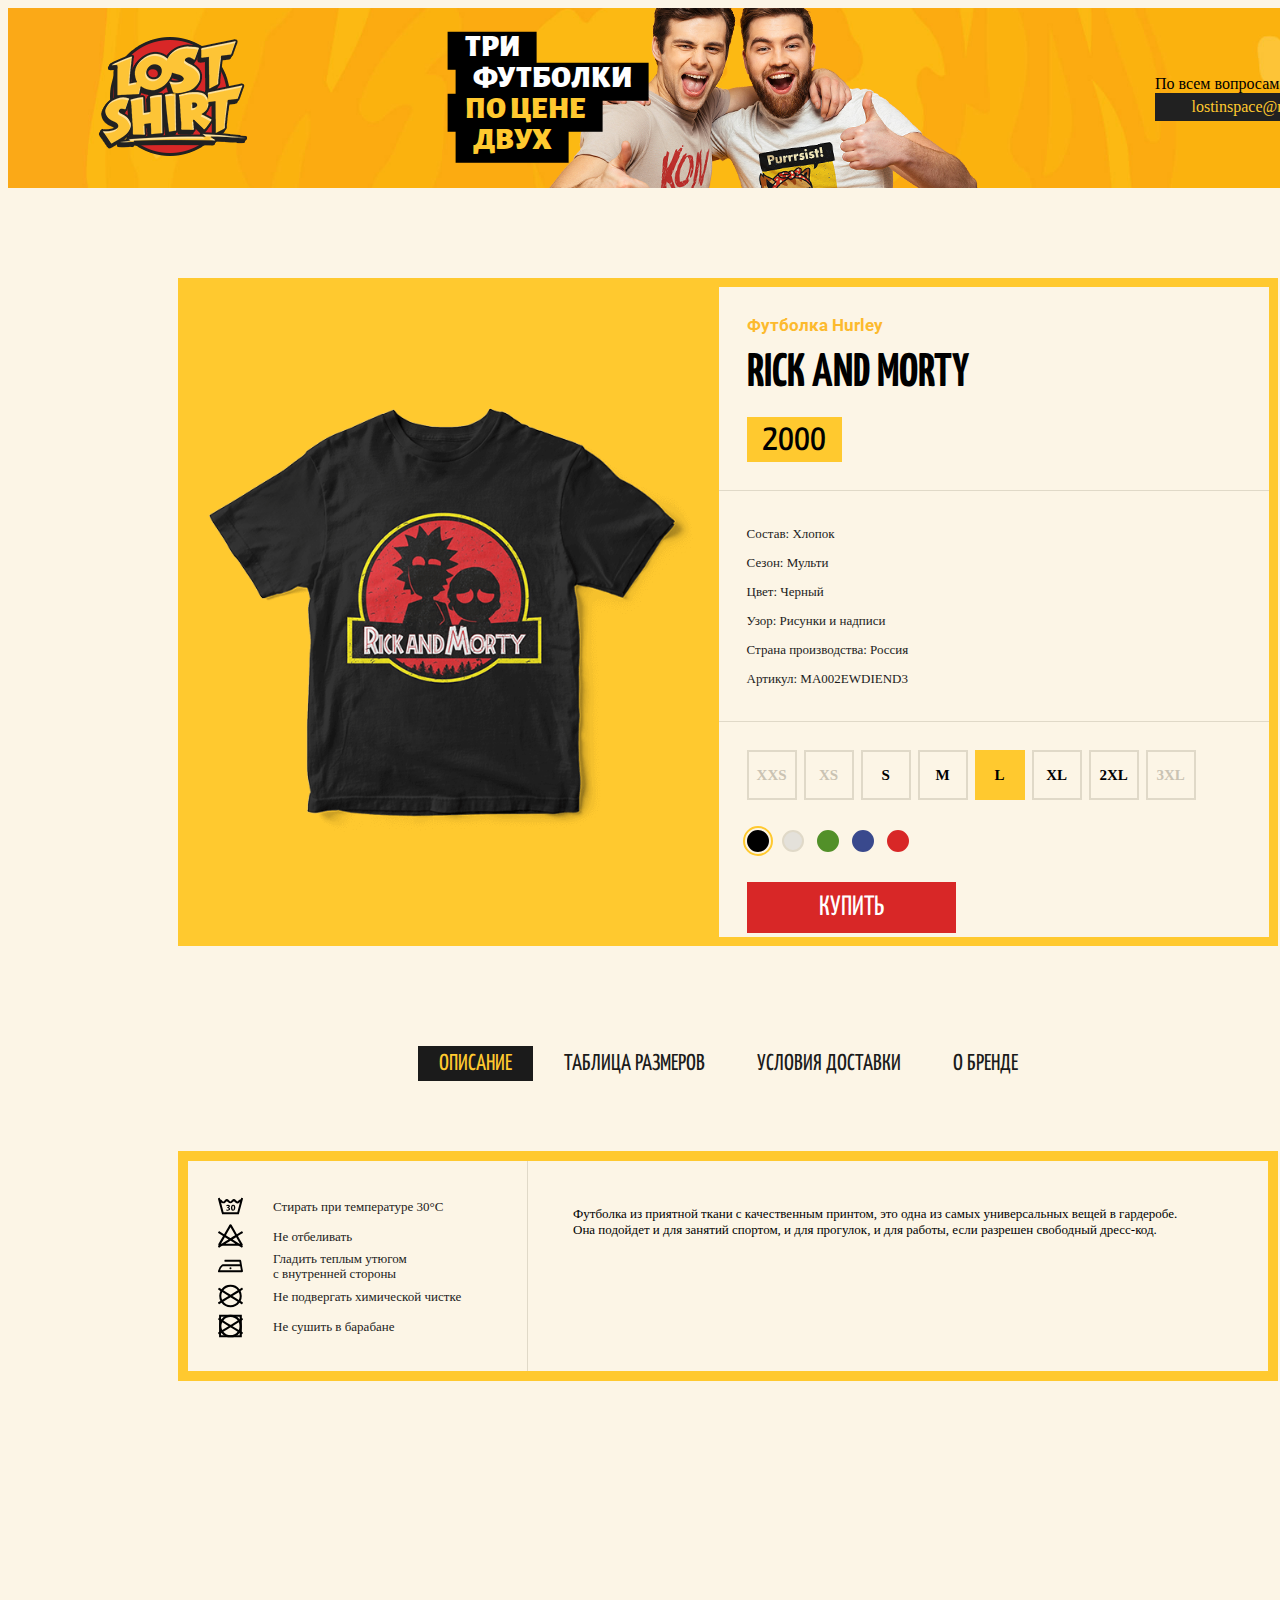
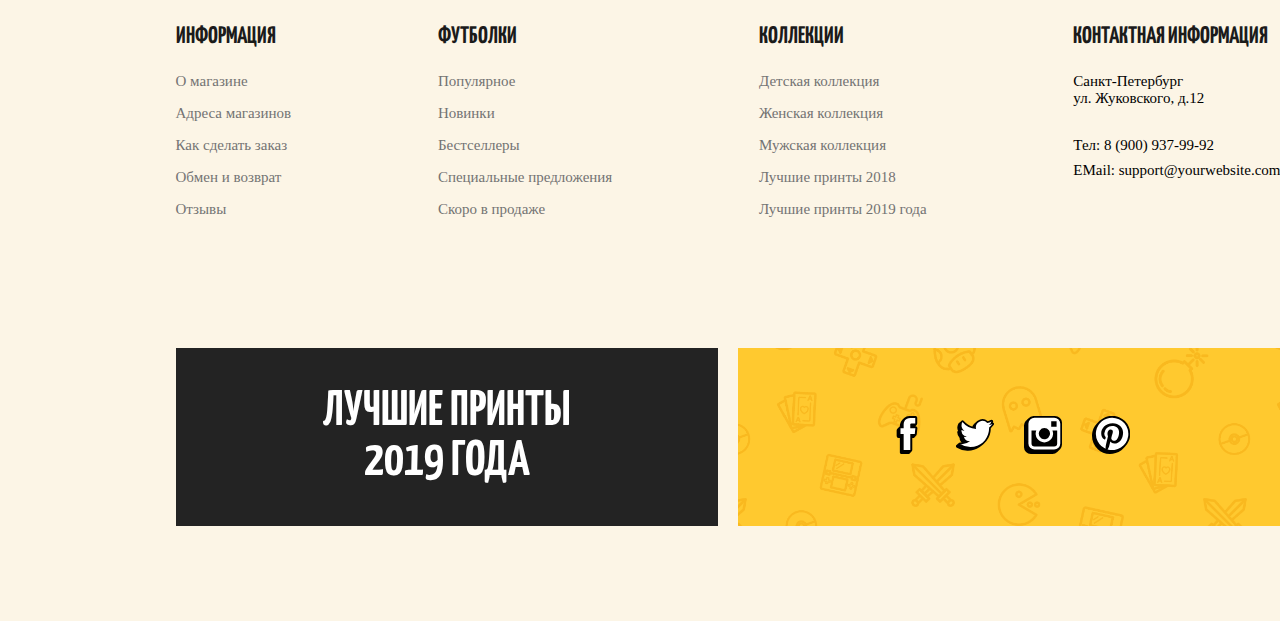
<file: product.html>
<!DOCTYPE html>
<html lang="en">

<head>
  <meta charset="UTF-8" />
  <meta name="viewport" content="1440" />
  <link href="https://fonts.googleapis.com/css2?family=Yanone+Kaffeesatz:wght@600&display=swap" rel="stylesheet" />
  <link href="https://fonts.googleapis.com/css2?family=Roboto:wght@700&display=swap" rel="stylesheet" />
  <link rel="stylesheet" href="css/style.css" />
  <link rel="stylesheet" href="https://necolas.github.io/normalize.css/8.0.1/normalize.css" />
  <title>Lost Shirt | Product</title>
</head>

<body>
  <div class="wrapper">
    <section class="hero-product">
      <div class="header-product">
        <a href="index.html" class="logo">
          <img src="./img/content/logos/logo-main.png" alt="lost shirt logo" class="logo__pic" />
        </a>
        <div class="header-product__img">
          <img src="./img/decor/header-guys.png" class="guys-image" alt="guys" />
          <div class="header-product__text">
            <h1 class="lined-text header-product__text--small">
              <div class="lined-text__word">три</div>
              <div class="lined-text__word">футболки</div>
              <div class="lined-text__word lined-text__word--color-yellow">
                по цене
              </div>
              <div class="lined-text__word lined-text__word--color-yellow">
                двух
              </div>
            </h1>
          </div>
        </div>
        <a href="mailto:lostinspace@mail.ru" class="mail">
          <div class="mail__title">По всем вопросам пишите на:</div>
          <div class="mail__content">lostinspace@mail.ru</div>
        </a>
      </div>
    </section>
    <section class="product-detail">
      <div class="product-detail__card">
        <div class="product-detail__photo-wrapper">
          <div class="product-detail__photo black detail-photo--visible">
            <img class="product-detail__photo--medium" src="./img/tshirts/tshirt_07.png" alt="" />
          </div>
          <div class="product-detail__photo white">
            <img class="product-detail__photo--medium" src="./img/tshirts/tshirt_08.png" alt="" />
          </div>
          <div class="product-detail__photo green">
            <img class="product-detail__photo--medium" src="./img/tshirts/tshirt_09.png" alt="" />
          </div>
          <div class="product-detail__photo blue">
            <img class="product-detail__photo--medium" src="./img/tshirts/tshirt_10.png" alt="" />
          </div>
          <div class="product-detail__photo red">
            <img class="product-detail__photo--medium" src="./img/tshirts/tshirt_11.png" alt="" />
          </div>
        </div>
        <div class="product-detail__info">
          <div class="info-title">
            <h5 class="info-title__row--small-yellow-text">Футболка Hurley</h5>
            <h3 class="info-title__row--high-black-text">rick and morty</h3>
            <div class="info-title__amount">2000</div>
          </div>
          <ul class="info-list">
            <li class="info-list__item">Состав: Хлопок</li>
            <li class="info-list__item">Сезон: Мульти</li>
            <li class="info-list__item">Цвет: Черный</li>
            <li class="info-list__item">Узор: Рисунки и надписи</li>
            <li class="info-list__item">Страна производства: Россия</li>
            <li class="info-list__item">Артикул: MA002EWDIEND3</li>
          </ul>
          <div class="info-clicks">
            <ul class="clicks-size">
              <li class="click-size__item size-not">xxs</li>
              <li class="click-size__item size-not">xs</li>
              <li class="click-size__item">s</li>
              <li class="click-size__item">m</li>
              <li class="click-size__item size-active">l</li>
              <li class="click-size__item">xl</li>
              <li class="click-size__item">2xl</li>
              <li class="click-size__item size-not">3xl</li>
            </ul>
            <div class="clicks-color">
              <label class="color-container">
                <input type="radio" class="radio-btn" color="black" checked="checked" name="radio" />
                <span class="color-checkmark checkmark--black"></span>
              </label>
              <label class="color-container">
                <input type="radio" class="radio-btn" color="white" name="radio" />
                <span class="color-checkmark checkmark--white"></span>
              </label>
              <label class="color-container">
                <input type="radio" class="radio-btn" color="green" name="radio" />
                <span class="color-checkmark checkmark--green"></span>
              </label>
              <label class="color-container">
                <input type="radio" class="radio-btn" color="blue" name="radio" />
                <span class="color-checkmark checkmark--blue"></span>
              </label>
              <label class="color-container">
                <input type="radio" class="radio-btn" color="red" name="radio" />
                <span class="color-checkmark checkmark--red"></span>
              </label>
            </div>
            <div class="clicks-buy">
              <div class="clicks-buy__btn">
                <a class="clicks-buy__link" href="#">Купить</a>
              </div>
            </div>
          </div>
        </div>
      </div>
    </section>
    <section class="product-information">
      <ul class="information-tabs">
        <li class="information-tabs__item information-tabs__item--active" tab="description">
          <a href="#" class="information-tabs__link">Описание</a>
        </li>
        <li class="information-tabs__item" tab="size-table">
          <a href="#" class="information-tabs__link">Таблица размеров</a>
        </li>
        <li class="information-tabs__item" tab="delivery">
          <a href="#" class="information-tabs__link">Условия доставки</a>
        </li>
        <li class="information-tabs__item" tab="brand">
          <a href="#" class="information-tabs__link">О бренде</a>
        </li>
      </ul>
      <div class="information-content">
        <div class="information-card__wrapper information-card--visible" id="description">
          <div class="information-card">
            <div class="information-card__block-left">
              <ul class="block-left">
                <li class="block-left__row">
                  <svg class="block-left__icon">
                    <use xlink:href="./img/icons-sprite.svg#washing_01"></use>
                  </svg>
                  <span class="block-left__text">Стирать при температуре 30°С</span>
                </li>
                <li class="block-left__row">
                  <svg class="block-left__icon">
                    <use xlink:href="./img/icons-sprite.svg#washing_02"></use>
                  </svg>
                  <span class="block-left__text">Не отбеливать</span>
                </li>
                <li class="block-left__row">
                  <svg class="block-left__icon">
                    <use xlink:href="./img/icons-sprite.svg#washing_03"></use>
                  </svg>
                  <span class="block-left__text">Гладить теплым утюгом <br />с внутренней стороны</span>
                </li>
                <li class="block-left__row">
                  <svg class="block-left__icon">
                    <use xlink:href="./img/icons-sprite.svg#washing_04"></use>
                  </svg>
                  <span class="block-left__text">Не подвергать химической чистке</span>
                </li>
                <li class="block-left__row">
                  <svg class="block-left__icon">
                    <use xlink:href="./img/icons-sprite.svg#washing_05"></use>
                  </svg>
                  <span class="block-left__text">Не сушить в барабане</span>
                </li>
              </ul>
            </div>
            <div class="information-card__block-right">
              <div class="block-right__text">
                <p style="margin: 0;">
                  Футболка из приятной ткани с качественным принтом, это одна из самых
                  универсальных вещей в гардеробе. Она подойдет и для занятий спортом, и для
                  прогулок, и для работы, если разрешен свободный дресс-код.
                </p>
              </div>
            </div>
          </div>
        </div>
        <div class="information-card__wrapper" id="size-table">
          <div class="information-card">
            <div class="information-card__block-left">
              <div class="block-tshirt-w-h">
                <img class="information__tshirt-img" src="./img/tshirts/tshirt_00.png" alt="" />
                <ol class="information__instruction">
                  <li class="instruction-row">
                    Измерьте ширину, см. <br />
                    (от подмышки до подмышки)
                  </li>
                  <li class="instruction-row">
                    Измерьте длину, см. <br />
                    (от верхней точки плеча до низа)
                  </li>
                  <li class="instruction-row">Сверьте данные с таблицей</li>
                </ol>
              </div>
            </div>
            <div class="information-card__block-right">
              <div class="information-card__table">
                <table class="information-card__table-size">
                  <tbody>
                    <tr class="information-card__table-title">
                      <th class="information-card__table-name">Мужские</th>
                      <th></th>
                      <th>XS</th>
                      <th>S</th>
                      <th>M</th>
                      <th>L</th>
                      <th>XL</th>
                      <th>2XL</th>
                      <th>3XL</th>
                    </tr>
                    <tr>
                      <td class="information-card__table-name">Размер RUS</td>
                      <td></td>
                      <td>44</td>
                      <td>46</td>
                      <td>48</td>
                      <td>50</td>
                      <td>52</td>
                      <td>54</td>
                      <td>56</td>
                    </tr>
                    <tr>
                      <td class="information-card__table-name">Ширина, см.</td>
                      <td></td>
                      <td>46</td>
                      <td>48</td>
                      <td>50</td>
                      <td>52</td>
                      <td>54</td>
                      <td>56</td>
                      <td>58</td>
                    </tr>
                    <tr>
                      <td class="information-card__table-name">Длина, см.</td>
                      <td></td>
                      <td>65</td>
                      <td>67</td>
                      <td>68</td>
                      <td>71</td>
                      <td>74</td>
                      <td>74</td>
                      <td>74</td>
                    </tr>
                    <tr class="information-card__table-title">
                      <th class="information-card__table-name">Женские</th>
                      <th>XXS</th>
                      <th>XS</th>
                      <th>S</th>
                      <th>M</th>
                      <th>L</th>
                      <th>XL</th>
                      <th>2XL</th>
                      <th>3XL</th>
                    </tr>
                    <tr>
                      <td class="information-card__table-name">Размер RUS</td>
                      <td>36-38</td>
                      <td>38-40</td>
                      <td>40-42</td>
                      <td>42-44</td>
                      <td>44-46</td>
                      <td>46-48</td>
                      <td>48-50</td>
                      <td>50-52</td>
                    </tr>
                    <tr>
                      <td class="information-card__table-name">Ширина, см.</td>
                      <td>38</td>
                      <td>40</td>
                      <td>42</td>
                      <td>44</td>
                      <td>46</td>
                      <td>48</td>
                      <td>50</td>
                      <td>52</td>
                    </tr>
                    <tr>
                      <td class="information-card__table-name">Длина, см.</td>
                      <td>61</td>
                      <td>61</td>
                      <td>62</td>
                      <td>64</td>
                      <td>64</td>
                      <td>64</td>
                      <td>64</td>
                      <td>64</td>
                    </tr>
                    <tr>
                      <td class="information-card__table-name">Обхват груди, см.</td>
                      <td>68-76</td>
                      <td>76-80</td>
                      <td>80-84</td>
                      <td>84-88</td>
                      <td>88-92</td>
                      <td>92-96</td>
                      <td>96-100</td>
                      <td>100-104</td>
                    </tr>
                  </tbody>
                </table>
              </div>
            </div>
          </div>
        </div>
        <div class="information-card__wrapper" id="delivery">
          <div class="information-card">
            <div class="information-card__block-left">
              <div class="block-express__logo">
                <img src="./img/content/logos/express.png" alt="express" class="block-logo__img" />
              </div>
            </div>
            <div class="information-card__block-right">
              <div class="block-express__text">
                <p class="express-p">
                  Доставка по России и странам Ближнего Зарубежья (Украина, Белорусия, Молдавия,
                  Польша, Эстония, Болгария, Румыния, Чехия, Словакия, Венгрия и т.д.), всего 400
                  руб.
                </p>
                <p class="express-p">
                  Мы так же доставляем в США, Японию, Австралию, Англию, Италию, Испанию и т.д. ,
                  стоимость доставки около 600 руб.
                </p>
                <p class="express-p">
                  (Цена приведена для ориентира и может отличаться в зависимости от дальности и
                  веса посылки)
                </p>
              </div>
            </div>
          </div>
        </div>
        <div class="information-card__wrapper" id="brand">
          <div class="information-card">
            <div class="information-card__block-left">
              <div class="block-harly__logo">
                <img class="block-logo__img" src="./img/content/logos/harley.png" alt="harly">
              </div>
            </div>
            <div class="information-card__block-right">
              <div class="block-harly__text">
                <p class="harly-p">Марка Hurley основана на любви к океану с его постоянством в этом изменчивом мире. <br>
                  Она осуществляет мечты молодого поколения, сочетая музыку и искусство в дизайне одежды, обуви и аксессуаров. Наполненная духом пляжной культуры продукция Hurley предлагает новое восприятие комфорта и индивидуальности. Hurley выбирает только тот, кто страстно влюблён
                  в свободу.</p>
              </div>
            </div>
          </div>
        </div>
      </div>
    </section>
    <footer class="footer">
      <div class="container footer__container">
        <nav class="site-menu">
          <ul class="site-menu__sections">
            <li class="site-menu__col">
              <h3 class="site-menu__title">Информация</h3>
              <ul class="site-menu__list">
                <li class="site-menu__item">
                  <a href="#" class="site-menu__link"> О магазине</a>
                </li>
                <li class="site-menu__item">
                  <a href="#" class="site-menu__link"> Адреса магазинов</a>
                </li>
                <li class="site-menu__item">
                  <a href="#" class="site-menu__link"> Как сделать заказ</a>
                </li>
                <li class="site-menu__item">
                  <a href="#" class="site-menu__link"> Обмен и возврат</a>
                </li>
                <li class="site-menu__item">
                  <a href="#" class="site-menu__link"> Отзывы</a>
                </li>
              </ul>
            </li>
            <li class="site-menu__col">
              <h3 class="site-menu__title">Футболки</h3>
              <ul class="site-menu__list">
                <li class="site-menu__item">
                  <a href="#" class="site-menu__link"> Популярное</a>
                </li>
                <li class="site-menu__item">
                  <a href="#" class="site-menu__link"> Новинки</a>
                </li>
                <li class="site-menu__item">
                  <a href="#" class="site-menu__link"> Бестселлеры</a>
                </li>
                <li class="site-menu__item">
                  <a href="#" class="site-menu__link">
                    Специальные предложения</a>
                </li>
                <li class="site-menu__item">
                  <a href="#" class="site-menu__link"> Скоро в продаже</a>
                </li>
              </ul>
            </li>
            <li class="site-menu__col">
              <h3 class="site-menu__title">Коллекции</h3>
              <ul class="site-menu__list">
                <li class="site-menu__item">
                  <a href="#" class="site-menu__link"> Детская коллекция</a>
                </li>
                <li class="site-menu__item">
                  <a href="#" class="site-menu__link"> Женская коллекция</a>
                </li>
                <li class="site-menu__item">
                  <a href="#" class="site-menu__link"> Мужская коллекция</a>
                </li>
                <li class="site-menu__item">
                  <a href="#" class="site-menu__link"> Лучшие принты 2018</a>
                </li>
                <li class="site-menu__item">
                  <a href="#" class="site-menu__link">
                    Лучшие принты 2019 года</a>
                </li>
              </ul>
            </li>
            <li class="site-menu__col">
              <h3 class="site-menu__title">
                Контактная информация
              </h3>
              <div class="site-menu__text">
                Санкт-Петербург<br />
                ул. Жуковского, д.12
              </div>
              <div class="site-menu__text">
                <a href="tel.:+7900937992" class="site-menu__text-row">Тел: 8 (900) 937-99-92</a>
                <a href="mailto: support@yourwebsite.com " class="site-menu__text-row">EMail: support@yourwebsite.com
                </a>
              </div>
            </li>
          </ul>
        </nav>
      </div>
    </footer>

    <section class="extras">
      <div class="extras__col">
        <a href="#" class="extras__best">
          Лучшие принты<br />
          2019 года
        </a>
      </div>
      <div class="extras__col">
        <div class="extras__col-socials">
          <ul class="socials">
            <li class="socials__item">
              <a href="#" class="socials__link">
                <svg class="socials__icon">
                  <use xlink:href="img/icons-sprite.svg#fb"></use>
                </svg>
              </a>
            </li>
            <li class="socials__item">
              <a href="#" class="socials__link">
                <svg class="socials__icon">
                  <use xlink:href="img/icons-sprite.svg#twitter"></use>
                </svg>
              </a>
            </li>
            <li class="socials__item">
              <a href="#" class="socials__link">
                <svg class="socials__icon">
                  <use xlink:href="img/icons-sprite.svg#insta"></use>
                </svg>
              </a>
            </li>
            <li class="socials__item">
              <a href="#" class="socials__link">
                <svg class="socials__icon">
                  <use xlink:href="img/icons-sprite.svg#pin"></use>
                </svg>
              </a>
            </li>
          </ul>
        </div>
      </div>
    </section>
  </div><!--wrapper-->
  <script src="./scripts/manage-size.js"></script>
  <script src="./scripts/manage-color.js"></script>
  <script src="./scripts/information-menu.js"></script>
</body>

</html>
</file>
<file: css/style.css>
@font-face {
  font-family: "alegreya";
  src: url("../fonts/alegreyasanssc-black-webfont.woff2") format("woff2"),
    url("../fonts/alegreyasanssc-black-webfont.woff") format("woff");
  font-weight: normal;
  font-style: normal;
}

html,
body {
  height: 100%;
  background-color: #fcf5e6;
}

:root {
  --yellow: #ffc92f;
  --red: #d82727;
  --black: #1b1b1b;
  --titlesFont: "Yanone Kaffeesatz", Arial, sans-serif;
}

.body {
  font: 16px/1.42 "Roboto", Arial, sans-serif;
  color: #212121;
  -webkit-font-smoothing: antialiased;
  -moz-osx-font-smoothing: grayscale;
}

.btn {
  text-transform: uppercase;
  font-family: var(--titlesFont);
  text-decoration: none;
  font-size: 24px;
  padding: 2px 30px;
  background: var(--black);
  color: var(--yellow);
  display: inline-block;
}

.btn:hover {
  background: var(--yellow);
  color: var(--black);
}

ul {
  margin: 0;
  padding: 0;
}

ul > li {
  list-style: none;
}

.container {
  margin: 0 auto;
  width: 1300px;
}

.wrapper {
  overflow: hidden;
  min-width: 1440px;
}

.hero {
  height: 100vh;
  min-height: 650px;
  background: yellow url(../img/bg/hero.jpg) center center/ cover;
  position: relative;
  margin-bottom: 130px;
}

.hero-product {
  height: 180px;
  background: url('../img/bg/hero.jpg') center center / cover no-repeat;
  position: relative;
  margin-bottom: 90px;
}

.header-product {
  display: flex;
  justify-content: space-around;
  align-items: center;
  height: 180px;
}

.header-product__img {
  margin-left: 99px;
  overflow: hidden;
  height: 100%;
}

.header-product__text--small {
  font-size: 30px !important;
  transform: translate(-39%, 24%);
  position: absolute;
}

.header-product__text--small .lined-text__word:nth-child(2n) {
  margin-left: 8px;
}

.header-product__text {
  position: absolute;
  top: -19px;
}

.header-product__img .guys-image {
  margin: -24px 0px;
}


.sidebar {
  position: absolute;
  width: 75px;
  top: 0;
  left: 0;
  bottom: 0;
  background: #212121;
  box-sizing: border-box;
  display: flex;
  align-items: center;
  justify-content: center;
  flex-direction: column;
  transition: width .3s linear;
}

.sidebar--opened {
  width: 325px;
  padding: 0 3% 0 4%;
}

.sidebar--opened .sidebar__header {
  display: flex;
}

.sidebar--opened .sidebar__menu {
  left: 0;
  width: 100%;
  text-align: center;
  transition-delay: .1s;
}

.sidebar__header {
  position: absolute;
  display: none;
  top: 29px;
  left: 0;
  right: 0;
  justify-content: center;
}

.sidebar__hamburger-icon {
  width: 29px;
  height: 29px;
  fill: var(--yellow);
}

.sidebar__hamburger {
  display: block;
  position: absolute;
  top: 27px;
  left: 50%;
  transform: translate(-50%);
}

.sidebar--opened .sidebar__hamburger {
  display: none;
}

.sidebar__menu {
  position: absolute;
  left: -400px;
  transition: left .3s linear;

}

.sidebar__close-icon {
  width: 29px;
  height: 29px;
  fill: var(--yellow);
}

.sidebar__close-icon:hover {
  fill: var(--red);
}

.sidebar__close {
  position: absolute;
  top: -4px;
  right: 23px;
}

.side-menu__link {
  font-size: 20px;
  color: var(--yellow);
  text-decoration: none;
  text-transform: uppercase;
  font-family: var(--titlesFont);
}

.side-menu__item {
  margin-bottom: 20px;
}

.side-menu__link:hover {
  color: var(--red);
}

.header {
  width: 1290px;
  margin: 0 auto;
  display: flex;
  justify-content: space-between;
  align-items: center;
  padding-top: 27px;
}

.mail {
  text-decoration: none;
  text-align: center;
  color: inherit;
}

.main__title {
  margin-bottom: 3px;
}

.mail__content {
  background: #212121;
  color: var(--yellow);
  font: 16px;
  padding: 5px 10px;
}

.fade-slider {
  width: 100%;
  height: 100%;
  position: relative;
}

.hero__content {
  position: absolute;
  top: 50%;
  left: 50%;
  transform: translate(-50%, -50%);
  width: 1140px;
  height: 72%;
}

.fade-slider__item {
  background: center center/contain no-repeat;
  height: 100%;

  position: absolute;
  top: 0;
  left: 0;
  width: 100%;
  height: 100%;

  opacity: 0;

  transition: opacity .3s linear;
}

.fade-slider__item--visible{
  opacity: 1;
}
.fade-slider__item--style-thirds {
  background-image: url(../img/content/hero/slider_pic_1.png);
}

.fade-slider__item--style-games {
  background-image: url(../img/content/hero/slider_pic_2.png);
}

.fade-slider__item--style-presents {
  background-image: url(../img/content/hero/slider_pic_3.png);
}

.fade-slider__item--style-presents .fade-slider__text {
  position: absolute;
  left: 65%;
  top: 70%;
  white-space: nowrap;
}

.fade-slider__item--style-presents .lined-text {
  align-items: center;

}
.fade-slider__item--style-games .fade-slider__text {
  position: absolute;
  left: 16%;
  top: 76%;
  white-space: nowrap;
  transform: translate(0, 0);
}
.fade-slider__item--style-games .lined-text {
  align-items: center;
}
.fade-slider__text {
  position: absolute;
  left: 50%;
  top: 50%;
  transform: translate(-150%, -52%);
}

.lined-text {
  font-family: "alegreya", Arial, sans-serif;
  color: #fff;
  font-size: 63px;
  text-transform: uppercase;
  line-height: 1;
  display: flex;
  flex-direction: column;
  align-items: flex-start;
}

.lined-text__word {
  background: #000;
  padding: 0 17px 8px;
  margin-top: -7px;
}

.lined-text__word--color-yellow {
  color: var(--yellow);
}

.lined-text__word:nth-child(2n) {
  margin-left: 8px;
}

.filter {
  display: flex;
  align-items: center;
  justify-content: center;
  margin-bottom: 100px;
}

.filter__link {
  text-transform: uppercase;
  padding: 3px 21px;
  font-size: 24px;
  font-weight: 700;
  color: var(--black);

  font-family: var(--titlesFont);

  display: inline-block;

  text-decoration: none;
}

.filter__item {
  margin-right: 40px;
}

.filter__item:last-child {
  margin-right: 0px;
}

.filter__link:hover {
  color: var(--red);
}

.filter__item--active .filter__link {
  background-color: var(--black);
  color: var(--yellow);
}

.products {
  margin-bottom: 160px;
}

.product__list {
  display: flex;
  flex-wrap: wrap;
  margin-left: -27px;
}

.product__item {
  position: relative;
  width: 302px;
  height: 386px;
  background-color: var(--yellow);
  margin-bottom: 35px;
  margin-left: 27px;
}

.product__item--color-black {
  background: var(--black);
}

.product__item--size-double {
  width: 630px;
  height: 544px;
}

.product__price {
  position: absolute;
  top: 18px;
  left: -6px;
  width: 126px;
  border-bottom: 45px solid #232323;
  border-left: 5px solid transparent;
  border-right: 5px solid transparent;
  transform: rotate(-181deg);
}

.product__item--color-black .product__price {
  border-bottom-color: var(--yellow);
}

.product__item--color-black .product__price-amount {
  color: #232323;
  font-weight: 700;
}

.product__price-amount {
  font-size: 30px;
  font-weight: 700;
  font-family: var(--titlesFont);
  color: #fff;
  transform: rotate(181deg);
  position: absolute;
  top: 0;
  right: 28px;
}

.product__content {
  height: 100%;
  display: flex;
  justify-content: center;
  align-items: center;
  position: relative;
  overflow: hidden;
}

.product__desc {
  position: absolute;
  bottom: 0;
  left: 0;
  right: 0;
  padding: 23px 30px;
  background: rgba(35, 35, 35, 0.8);
  color: #fff;
  font-size: 15px;
  display: flex;
  flex-direction: column;
  align-items: center;
  transform: translateY(100%);
  transition: transform 0.3s linear;
}

.product__item:hover .product__desc {
  transform: translateY(0%);
}

.product__desc--text {
  text-align: center;
  margin-bottom: 18px;
}

.product__image {
  display: block;
  max-width: 90%;
  max-height: 100%;
}

.collections {
  margin-bottom: 135px;
}

.collection__list {
  display: flex;
}

.collection__items {
  position: relative;
  min-height: 474px;
  flex: 1;
  overflow: hidden;
  margin-right: 30px;
  background: url(../img/bg/pattern.png) center center/500px;
}

.collection__items:last-child {
  margin-right: 0;
}

.collections__link {
  display: block;
  padding: 74px 13% 74px 44%;
  color: inherit;
  text-decoration: none;
  font-size: 15px;
  cursor: default;
  position: relative;
  height: 100%;
  box-sizing: border-box;
}

.collections__link:hover .btn {
  background: var(--red);
  color: #fff;
  cursor: pointer;
}

.collection__title {
  font-family: var(--titlesFont);
  font-size: 70px;
  font-weight: bold;
  line-height: 1;
  margin-top: 0;
  margin-bottom: 11px;
  text-transform: uppercase;
}

.collection__desc {
  margin-bottom: 28px;
}

.collection__items::before {
  content: "";
  display: block;
  position: absolute;
  height: 176%;
  width: 60%;
  top: -17%;
  left: -18%;
  background: center center/contain no-repeat;
}

.collection__items--type-guys::before {
  background-image: url(../img/collections/collection_man.png);
}

.collection__items--type-girls::before {
  background-image: url(../img/collections/collection_woman.png);
  top: -31%;
  width: 80%;
  left: -25%;
}

.footer {
  margin-bottom: 115px;
}

.site-menu__sections {
  display: flex;
  justify-content: space-between;
}

.site-menu {
  margin-bottom: 115px;
}

.site-menu__col {
  margin-right: 20px;
}

.site-menu__col:last-child {
  margin-right: 0px;
}

.site-menu__sections{
  display:flex;
  justify-content: space-between;
}
.site-menu__title {
  font-family: var(--titlesFont);
  text-transform: uppercase;
  font-size: 24px;
  font-weight: 700;
  color: var(--black);
  margin-bottom: 24px;
}

.site-menu__item {
  margin-bottom: 15px;
  font-size: 15px;
}

.site-menu__link {
  text-decoration: none;
  color: #737373;
  font-size: 15px;
}

.site-menu__link:hover {
  color: var(--red);
}

.site-menu__text {
  font-size: 15px;
  color: url(--black);
  margin-bottom: 30px;
}

.site-menu__text-row {
  color: inherit;
  text-decoration: none;
  display: block;
  margin-bottom: 8px;
}

.footer__container {
  width: 1105px;
}

.extras {
  display: flex;
  margin: 0 auto 95px;
  width: 1105px;
}

.extras__col {
  margin-right: 20px;
  flex: 1;
}

.extras__col:last-child {
  margin-right: 0;
}

.extras__best {
  text-align: center;
  color: #fff;
  background: #232323;
  font-size: 50px;
  font-weight: 700;
  font-family: var(--titlesFont);
  text-transform: uppercase;
  padding: 39px 10%;
  display: block;
  text-decoration: none;
  line-height: 1;
}

.extras__col-socials {
  height: 100%;
  background: url(../img/bg/pattern.png) center center/500px;
  display: flex;
  justify-content: center;
  align-items: center;
}

.socials {
  display: flex;
}

.socials__item {
  margin-right: 30px;
}

.socials__item:last-child {
  margin-right: 0;
}

.socials__link {
  width: 38px;
  height: 38px;
  display: inline-block;
}

.socials__icon {
  width: 100%;
  height: 100%;
}

.socials__link:hover .socials__icon {
  fill: var(--red);
}



.product-detail {
  display: flex;
  justify-content: center;
  margin-bottom: 100px;
}

.product-detail__card {
  display: flex;
  width: 1100px;
  height: 668px;
  background-color: var(--yellow);
  padding: 9px;
  box-sizing: border-box;
}

.product-detail__photo {
  position: absolute;
  width: 100%;
  height: 100%;
  display: flex;
  align-items: center;
  justify-content: center;
  opacity: 0;
  transition: opacity 0.4s;
}

.detail-photo--visible {
  opacity: 1;
}

.product-detail__photo--medium {
  width: 487px;
}

.product-detail__photo-wrapper {
  position: relative;
  width: 536px;

}

.product-detail__info {
  width: 555px;
  height: 650px;
  background: #fcf5e6;
}

.info-title {
  display: flex;
  flex-direction: column;
  box-sizing: border-box;
  padding: 28px;
  border-bottom: solid 1px;
  border-color: #e0d9c8;
}

.info-title__row--small-yellow-text {
  color: #fcba2e;
  font-size: 17px;
  font-family: 'Roboto', sans-serif;
  margin: 0;
}
.info-title__row--high-black-text {
  font-family: 'Yanone Kaffeesatz', sans-serif;
  font-size: 47px;
  text-transform: uppercase;
  margin-top: 15px;
  margin-bottom: 0;
}

.info-title__amount {
  display: flex;
  align-items: center;
  justify-content: center;
  font-family: 'Yanone Kaffeesatz', sans-serif;
  font-size: 38px;
  width: 95px;
  height: 45px;
  background-color: #ffc92f;
  margin-top: 20px;
}

.info-list {
  box-sizing: border-box;
  padding: 28px;
  line-height: 29px;
  border-bottom: solid 1px;
  border-color: #e0d9c8;
}

.info-list__item {
  font-size: 13px;
  color: #1b1b1b;
}

.info-clicks {
  display: flex;
  flex-direction: column;
  padding: 28px;
}

.clicks-size {
  display: flex;
}

.click-size__item {
  display: flex;
  align-items: center;
  justify-content: center;
  border: solid 2px;
  box-sizing: border-box;
  border-color: #e0d9c8;
  text-transform: uppercase;
  font-weight: bold;
  font-size: 15px;
  width: 50px;
  height: 50px;
  margin-right: 7px;
  cursor: pointer;
}

.clicks-size .size-not {
  color: #cac3b3;
}

.clicks-size .size-active {
  background-color: var(--yellow);
  border-color: var(--yellow);
}

.clicks-color {
  display: flex;
  align-items: center;
  margin-top: 30px;
}

.color-container {
  display: flex;
  position: relative;
  padding-left: 35px;
  margin-bottom: 12px;
  cursor: pointer;
}

.color-container input {
  position: absolute;
  opacity: 0;
  cursor: pointer;
}

.color-checkmark {
  position: absolute;
  top: 0;
  left: 0;
  height: 22px;
  width: 22px;
  border-radius: 50%;
  border: solid 2px;
  box-sizing: border-box;
}

.color-container .checkmark--black {
  background: #000;
  border-color: #000;
}

.color-container .checkmark--white {
  background: #e4e1da;;
  border-color: #e0d9c8;
}

.color-container .checkmark--green {
  background: #529029;
  border-color: #529029;
}

.color-container .checkmark--blue {
  background: #39498d;
  border-color: #39498d;
}

.color-container .checkmark--red {
  background: #d82727;
  border-color: #d82727;
}

.color-container:hover input ~ .color-checkmark {
  opacity: 0.7;
}

.color-checkmark:after {
  content: '';
  position: absolute;
  display: none;
}

.color-container input:checked ~ .color-checkmark:after {
  display: block;
}

.color-container .color-checkmark:after {
  border: solid 2px;
  width: 26px;
  left: -6px;
  top: -6px;
  height: 26px;
  border-radius: 50%;
  border-color: var(--yellow);
}

.clicks-buy__btn {
  margin-top: 40px;
  background: #d82727;
  width: 209px;
  height: 51px;
  text-transform: uppercase;
  font-family: 'Yanone Kaffeesatz', sans-serif;
  font-size: 28px;
  display: flex;
  align-items: center;
  justify-content: center;
  cursor: pointer;
}

.clicks-buy__btn:hover {
  background: #bd1d1d;
}

.clicks-buy__link {
  text-decoration: none;
  color: #ffffff;
}

.product-information {
  display: flex;
  align-items: center;
  justify-content: center;
  flex-direction: column;
}

.information-tabs {
  display: flex;
  align-items: center;
  justify-content: center;
  margin-bottom: 70px;
}

.information-tabs__item {
  margin-right: 10px;
}

.information-tabs__item:last-child {
  margin-right: 0;
}

.information-tabs__link {
  text-decoration: none;
  font-family: var(--titlesFont);
  padding: 5px 21px;
  text-transform: uppercase;
  font-size: 23px;
  color: var(--black);
  display: inline-block;
  margin-top: 2px;
}

.information-tabs__link:hover {
  color: var(--red);
}

.information-tabs__item--active {
  background: var(--black);
}

.information-tabs__item--active .information-tabs__link {
  color: var(--yellow);
}

.information-content {
  width: 1100px;
  position: relative;
  height: 450px;
}

.information-card__wrapper {
  opacity: 0;
  position: absolute;
  top: 0;
  left: 0;
  width: 100%;
  box-sizing: border-box;
  background: var(--yellow);
  padding: 10px;
  transition: opacity 0.4s;
}

.information-card {
  background: #fcf5e6;
  display: flex;
}

.block-left {
  width: 340px;
  height: 100%;
  box-sizing: border-box;
  padding: 30px;
  border-right: solid 1px;
  border-color: #e0d9c8;
  display: flex;
  flex-direction: column;
  justify-content: space-between;
}

.block-left__text {
  font-size: 13px;
  color: var(--black);
  line-height: 15px;
}

.block-left__icon {
  width: 25px;
  margin-right: 30px;
}

.block-left__row {
  display: flex;
  align-items: center;
  height: 30px;
}

.block-left__row:last-child {
  margin-bottom: 0;
}

.block-right__text {
  padding: 45px 90px 0px 45px;
  font-size: 13px;
}

.information-content .information-card--visible {
  opacity: 1;
}
.information-card__block-left {
  box-sizing: border-box;
}

.block-tshirt-w-h {
  padding: 20px 30px;
  white-space: nowrap;
  border-color: #e0d9c8;
}

.information__tshirt-img {
  width: 227px;
}

.information__instruction {
  line-height: 15px;
}

.instruction-row {
  margin-bottom: 4px;
  font-size: 12px;
}

.information-card__table-size {
  width: 100%;
  height: 100%;
  border-left: none;
  border-collapse: collapse;
}

.information-card__table {
  padding-left: 1px;
  width: 100%;
  height: 100%;
}

th,
td {
  border: 1px solid #e0d9c8;
  text-align: center;
}

th {
  font-size: 14px;
  background-color: rgba(224, 217, 200, 0.2);
}

td {
  font-size: 12px;
}

.information-card__table-title,
.information-card__table-name {
  padding-left: 15px;
  text-align: left;
}

.information-card__block-right {
  width: 100%;
}

.block-express__logo {
  padding: 35px 80px;
  border-right: solid 1px;
  border-color: #e0d9c8;
}

.express-p {
  margin-bottom: 5px;
  margin-top: 0;
}

.block-express__text {
  display: flex;
  align-items: center;
  justify-content: center;
  flex-direction: column;
  font-size: 14px;
  color: var(--black);
  padding: 42px 48px;
}

.block-harly__logo {
  padding: 49px 35px 130px 45px;
  border-right: solid 1px;
  border-color: #e0d9c8;
}

.block-logo__img {
  width: 224px;
}

.block-harly__text {
  padding: 44px;
  font-size: 14px;
  color: var(--black)
}

.harly-p {
  margin: 0;
  padding: 0;
}
</file>
